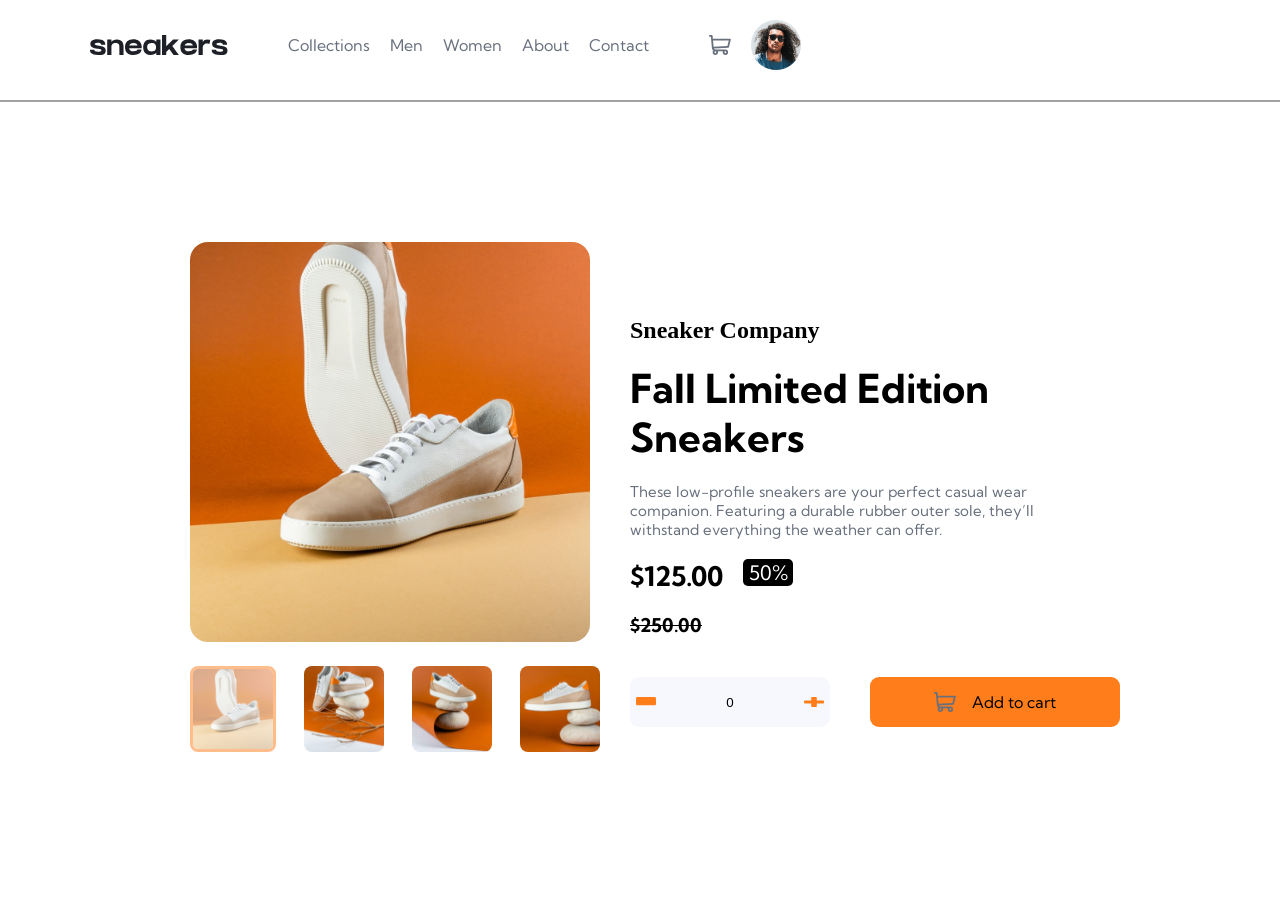
<file: index.html>
<!DOCTYPE html>
<html lang="en">
<head>
    <meta charset="UTF-8">
    <meta name="viewport" content="width=device-width, initial-scale=1.0">
    <title>Document</title>
    <link rel="stylesheet"  href="style.css">
</head>
<body>
    <header>
        <div class="navbar">
            <img class="time" src="images/logo.svg" alt="">
        <nav>
          <a href="">Collections</a>
          <a href="">Men</a>
          <a href="">Women</a>
          <a href="">About</a>
          <a href="">Contact</a>
        </nav>
        
        <div class="icons">
            <img src="images/icon-cart.svg" alt="">
            <img class="avatar" src="images/image-avatar.png" alt="">
        </div>

    </header>

    <section>
        <div class="mobilebackground">
            
        </div>
       <div class="left">
         <img class="thumbimg" src="images/image-product-1.jpg" alt="">
            <div class="smallimg">
              <img class="borderimg" src="images/image-product-1-thumbnail.jpg" alt="">
              <img src="images/image-product-2-thumbnail.jpg" alt="">
              <img src="images/image-product-3-thumbnail.jpg" alt="">
              <img src="images/image-product-4-thumbnail.jpg" alt="">
            </div>
        </div>

        <div class="right">
            <h2>Sneaker Company</h2>
            <h1>Fall Limited Edition Sneakers</h1>
            <p> These low-profile sneakers are your perfect casual wear companion. Featuring a 
            durable rubber outer sole, they’ll withstand everything the weather can offer.</p>
<div class="price">
    <h3> $125.00</h3>
    <button>50%</button>

</div>
<h5>$250.00</h5>
<span class="line"></span>
<div class="btns">
    <button class="count">
        <img src="images/icon-minus.svg" alt="">
        <span>0</span>
        <img src="images/icon-plus.svg" alt="">

    </button>
    <button class="cart">
        <img src="images/icon-cart.svg" alt=""> 
        Add to cart</button>
</div>


        </div>
    </section>
    
    
</body>
</html>
</file>
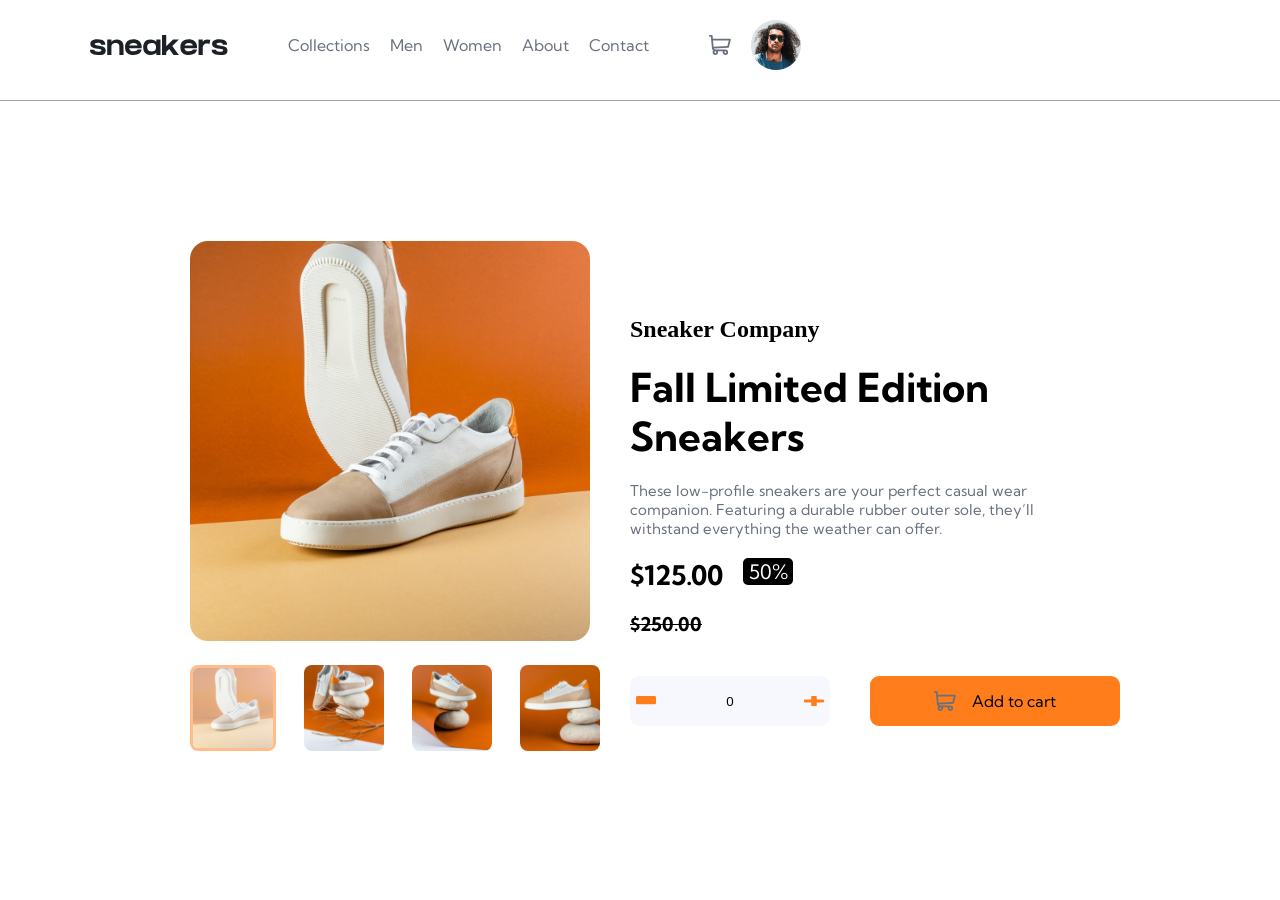
<file: ecommerce-product-page-main/images/come.html>
<!DOCTYPE html>
<html lang="en">
<head>
    <meta charset="UTF-8">
    <meta name="viewport" `content="width=device-width, initial-scale=1.0">
    <title>Document</title>
     <link rel="stylesheet" href="come.css">
</head>
<body>
    <header>
        <div class="navbar">
            <img class="time" src="logo.svg" alt="">
        <nav>
          <a href="">Collections</a>
          <a href="">Men</a>
          <a href="">Women</a>
          <a href="">About</a>
          <a href="">Contact</a>
        </nav>
        
        <div class="icons">
            <img src="icon-cart.svg" alt="">
            <img class="avatar" src="image-avatar.png" alt="">
        </div>

    </header>

    <section>
        <div class="mobilebackground">
            
        </div>
       <div class="left">
         <img class="thumbimg" src="image-product-1.jpg" alt="">
            <div class="smallimg">
              <img class="borderimg" src="image-product-1-thumbnail.jpg" alt="">
              <img src="image-product-2-thumbnail.jpg" alt="">
              <img src="image-product-3-thumbnail.jpg" alt="">
              <img src="image-product-4-thumbnail.jpg" alt="">
            </div>
        </div>

        <div class="right">
            <h2>Sneaker Company</h2>
            <h1>Fall Limited Edition Sneakers</h1>
            <p> These low-profile sneakers are your perfect casual wear companion. Featuring a 
            durable rubber outer sole, they’ll withstand everything the weather can offer.</p>
<div class="price">
    <h3> $125.00</h3>
    <button>50%</button>

</div>
<h5>$250.00</h5>
<span class="line"></span>
<div class="btns">
    <button class="count">
        <img src="icon-minus.svg" alt="">
        <span>0</span>
        <img src="icon-plus.svg" alt="">

    </button>
    <button class="cart">
        <img src="icon-cart.svg" alt=""> 
        Add to cart</button>
</div>


        </div>
    </section>
    
</body>
</html>
</file>
<file: style.css>
@import url('https://fonts.googleapis.com/css2?family=Kumbh+Sans:wght@100..900&display=swap');
* {
    margin: 0;
    padding: 0;
}

header {
    display: flex;
    justify-content: space-between;
    align-items: center;
    padding-left: 90px;
    padding-right: 90px;
    padding-top: 20px;
    border-bottom: 2px solid rgb(162, 161, 164);
    padding-bottom: 30px;
    font-family: "kumbh Sans", sans-serif;   
}

a {
    text-decoration: none;
    color:  hsl(219, 9%, 45%);
    font-family:  "kumbh Sans", sans-serif;
}
.navbar {
    display: flex;
    align-items: center;
    gap: 60px;
    
}

nav {
    display: flex;
    align-items: center;
    gap: 20px;
}

.icons {
    display: flex;
    align-items: center;
    gap: 20px;
}

.avatar {
    width: 50px;
}

.left {
    padding-bottom: 50px;
}

.thumbimg {
    width: 400px;
    border-radius: 18px;
    
}

.smallimg {
    display: flex;
    gap: 28px;
    padding-top: 20px;
}

.smallimg img {
    width: 80px;
    border-radius: 8px;
}

.smallimg .borderimg {
    border: 3px solid hsl(26, 100%, 55%);
    background-color: black;
    opacity: 0.5;
}

section {
    display: flex;
    justify-content: center;
    align-items: center;
    gap: 30px;
    padding-top: 140px;
}

.right {
    display: flex;
    gap: 20px;
    flex-direction: column;
}

.right h1 {
    font-size: 40px;
    width: 380px;
    font-family: "kumbh Sans", sans-serif;
}

.right p {
    width: 430px;
    font-family: "kumbh Sans", sans-serif;
    color: hsl(219, 9%, 45%);
    font-size: 15px;
}

.price {
    display: flex;
    gap: 20px;
}

.price button {
    background-color: black;
    color: white;
    border-radius: 5px;
    width: 50px;
    height: 27px;
    border: none;
    font-size: 20px;
    font-family: "kumbh Sans", sans-serif;
    cursor: pointer;
}

.price h3 {
    font-family: "kumbh Sans", sans-serif;
    font-size: 27px;
}



h5 {
    font-size: 19px;
    columns: rgb(165, 163, 163);
    font-family: "kumbh Sans", sans-serif;
    text-decoration: line-through;
}

.btns {
    display: flex;
    gap: 40px;
    
}

.count {
    display: flex;
    gap: 70px;
    justify-content: center;
    align-items: center;
    height: 50px;
    width: 200px;
    background-color: hsl(223, 64%, 98%);
    border: none;
    border-radius: 9px;
    cursor: pointer;
}

.count img {
    width: 20px;
    height: 10px;

}

.cart {
    display: flex;
    align-items: center;
    justify-content: center;
    gap: 16px;
    height: 50px;
    width: 250px;
    border: none;
    font-size: 16px;
    background-color: hsl(26, 100%, 55%);
    font-family: "kumbh Sans", sans-serif;
    border-radius: 9px;
    cursor: pointer;

}

.menu {
    display: none;

}

/* .mobilebackground {
    display: none;

}*/

@media screen and (max-width: 426px) {
    nav {
        display: none;
    }

    .menu {
        display: block;
    }

    header {
        padding: 10px;
        justify-content: center;
        gap: 100px;
    }

    section {
        flex-direction: column;
        padding-bottom: 39px;
    }

    .btns {
        flex-direction: column;
    }

    .right {
        padding-left: 30px;
        justify-content: center;
    }

    .thumbimg {
        display: none;

    }

    .count {
        width: 350px;
    }

    .cart {
        width: 350px;
    }

    .smallimg {
        display: none;
    }
    
    .mobilebackground {
        background-image: url("image-product-1.jpg");
        width: 100%;
        height: 80vh;
        background-repeat: no-repeat;
        background-size: cover;
        /* display: block; */
    }

    .right p {
        width: 290px;

    }

}

@media screen and (max-width: 376PX) {
    .mobilebackground {
        background-image: url("image-product-4.jpg");
        width: 128%;
        height: 80vh;
        background-repeat: no-repeat;
        background-size: cover;

    }

    .menu {
        display: block;

    }

    header {
        gap: 1px;
    }

    .right h1 {
        font-size: 30px;

    }

    section {
        padding-left: 40px;

    }

    .cart {
        width: 250px;

    }

    .count {
        width: 250px;
    }
    
}
</file>
<file: ecommerce-product-page-main/images/come.css>
@import url('https://fonts.googleapis.com/css2?family=Kumbh+Sans:wght@100..900&display=swap');
* {
    margin: 0;
    padding: 0;
}

header {
    display: flex;
    justify-content: space-between;
    align-items: center;
    padding-left: 90px;
    padding-right: 90px;
    padding-top: 20px;
    border-bottom: 1px solid rgb(164, 161, 161);
    padding-bottom: 30px;
    font-family: "kumbh Sans", sans-serif;   
}

a {
    text-decoration: none;
    color:  hsl(219, 9%, 45%);
    font-family:  "kumbh Sans", sans-serif;
}
.navbar {
    display: flex;
    align-items: center;
    gap: 60px;
    
}

nav {
    display: flex;
    align-items: center;
    gap: 20px;
}

.icons {
    display: flex;
    align-items: center;
    gap: 20px;
}

.avatar {
    width: 50px;
}

.left {
    padding-bottom: 50px;
}

.thumbimg {
    width: 400px;
    border-radius: 18px;
    
}

.smallimg {
    display: flex;
    gap: 28px;
    padding-top: 20px;
}

.smallimg img {
    width: 80px;
    border-radius: 8px;
}

.smallimg .borderimg {
    border: 3px solid hsl(26, 100%, 55%);
    background-color: black;
    opacity: 0.5;
}

section {
    display: flex;
    justify-content: center;
    align-items: center;
    gap: 30px;
    padding-top: 140px;
}

.right {
    display: flex;
    gap: 20px;
    flex-direction: column;
}

.right h1 {
    font-size: 40px;
    width: 380px;
    font-family: "kumbh Sans", sans-serif;
}

.right p {
    width: 430px;
    font-family: "kumbh Sans", sans-serif;
    color: hsl(219, 9%, 45%);
    font-size: 15px;
}

.price {
    display: flex;
    gap: 20px;
}

.price button {
    background-color: black;
    color: white;
    border-radius: 5px;
    width: 50px;
    height: 27px;
    border: none;
    font-size: 20px;
    font-family: "kumbh Sans", sans-serif;
    cursor: pointer;
}

.price h3 {
    font-family: "kumbh Sans", sans-serif;
    font-size: 27px;
}



h5 {
    font-size: 19px;
    columns: rgb(165, 163, 163);
    font-family: "kumbh Sans", sans-serif;
    text-decoration: line-through;
}

.btns {
    display: flex;
    gap: 40px;
    
}

.count {
    display: flex;
    gap: 70px;
    justify-content: center;
    align-items: center;
    height: 50px;
    width: 200px;
    background-color: hsl(223, 64%, 98%);
    border: none;
    border-radius: 9px;
    cursor: pointer;
}

.count img {
    width: 20px;
    height: 10px;

}

.cart {
    display: flex;
    align-items: center;
    justify-content: center;
    gap: 16px;
    height: 50px;
    width: 250px;
    border: none;
    font-size: 16px;
    background-color: hsl(26, 100%, 55%);
    font-family: "kumbh Sans", sans-serif;
    border-radius: 9px;
    cursor: pointer;

}

.menu {
    display: none;

}

/* .mobilebackground {
    display: none;

}*/

@media screen and (max-width: 426px) {
    nav {
        display: none;
    }

    .menu {
        display: block;
    }

    header {
        padding: 10px;
        justify-content: center;
        gap: 100px;
    }

    section {
        flex-direction: column;
        padding-bottom: 39px;
    }

    .btns {
        flex-direction: column;
    }

    .right {
        padding-left: 30px;
        justify-content: center;
    }

    .thumbimg {
        display: none;

    }

    .count {
        width: 350px;
    }

    .cart {
        width: 350px;
    }

    .smallimg {
        display: none;
    }
    
    .mobilebackground {
        background-image: url("image-product-1.jpg");
        width: 100%;
        height: 80vh;
        background-repeat: no-repeat;
        background-size: cover;
        /* display: block; */
    }

    .right p {
        width: 290px;

    }

}

@media screen and (max-width: 376PX) {
    .mobilebackground {
        background-image: url("image-product-4.jpg");
        width: 128%;
        height: 80vh;
        background-repeat: no-repeat;
        background-size: cover;

    }

    .menu {
        display: block;

    }

    header {
        gap: 1px;
    }

    .right h1 {
        font-size: 30px;

    }

    section {
        padding-left: 40px;

    }

    .cart {
        width: 250px;

    }

    .count {
        width: 250px;
    }
    
}
</file>
